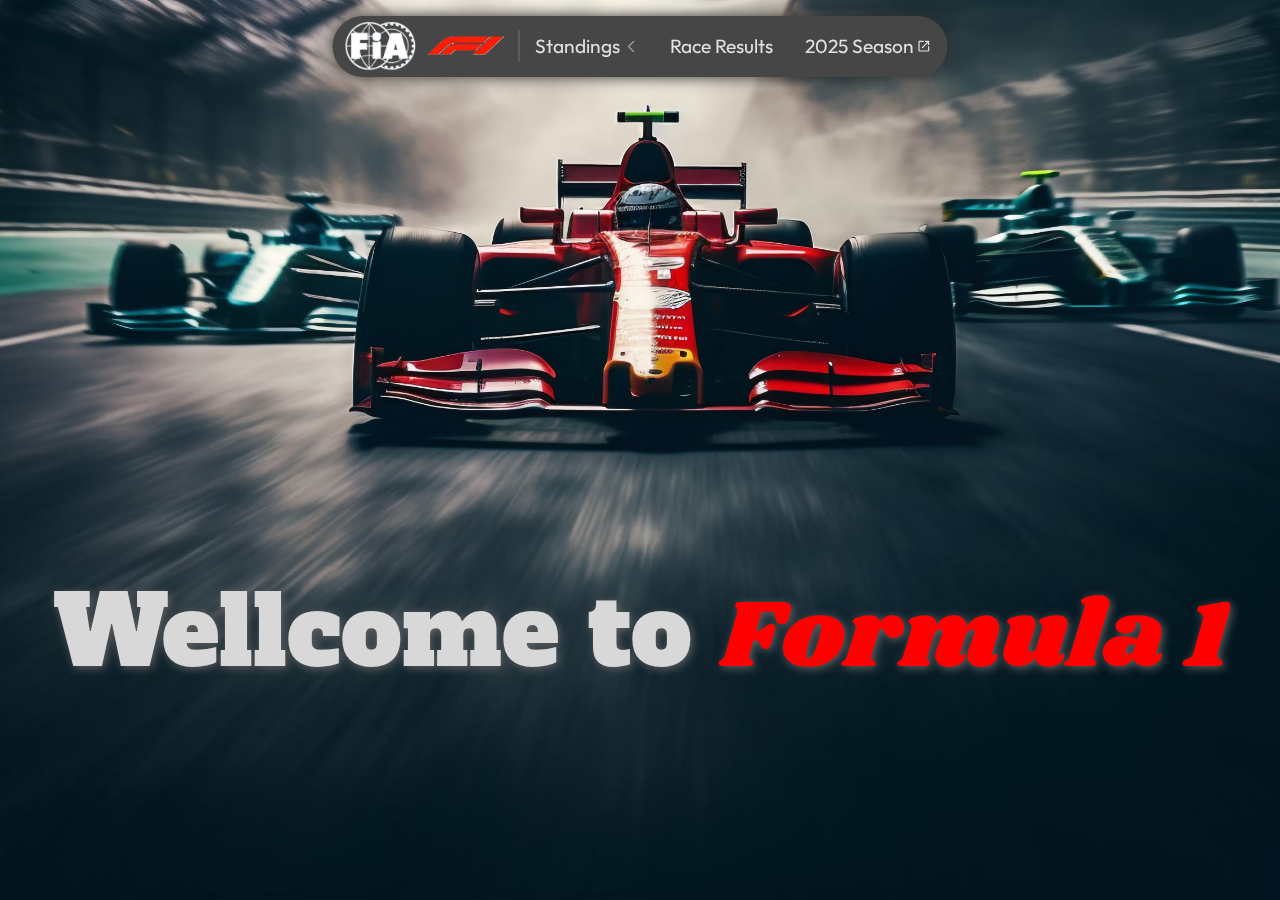
<file: index.html>
<!DOCTYPE html>
<html lang="en">

<head>
    <meta charset="UTF-8">
    <meta name="viewport" content="width=device-width, initial-scale=1.0">
    <link rel="icon" href="index/f1-logo.avif" sizes="32x32">
    <link rel="stylesheet" href="index.css">
    <link rel="preload" as="image" href="index/background.avif">
    <link rel="preload" as="image" href="index/fia logo.avif">
    <link rel="preload" as="image" href="index/fia logo.avif">
    <title>Formula 1</title>
</head>

<body>
    <header>
        <div class="logos">
            <img src="index/fia logo.avif" alt="fia">
            <a href="index.html"><img src="index/f1-logo.avif" alt="f1"></a>
            <div class="shine"></div>
        </div>
        <div class="menu">
            <div class="standings">
                <p>Standings</p>
                <img src="index/dropdown.png" alt="dropdown-img">
                <div class="standings-show">
                    <a href="#">Drivers Standings</a>
                    <a href="#">Teams Standings</a>
                </div>
            </div>
            <a href="#" class="race-results">Race Results</a>
            <a href="https://itsmjavad.github.io/formula1" class="season-2025" target="_blank">2025 Season <svg
                    class="new-tab" xmlns="http://www.w3.org/2000/svg" viewBox="0 0 24 24" width="24px" height="24px">
                    <path
                        d="M 5 3 C 3.9069372 3 3 3.9069372 3 5 L 3 19 C 3 20.093063 3.9069372 21 5 21 L 19 21 C 20.093063 21 21 20.093063 21 19 L 21 12 L 19 12 L 19 19 L 5 19 L 5 5 L 12 5 L 12 3 L 5 3 z M 14 3 L 14 5 L 17.585938 5 L 8.2929688 14.292969 L 9.7070312 15.707031 L 19 6.4140625 L 19 10 L 21 10 L 21 3 L 14 3 z" />
                </svg></a>
        </div>
    </header>
    <div class="text">
        <p class="par1">Wellcome to
        <p class="par2">Formula 1</p>
        </p>
    </div>
</body>

</html>
</file>
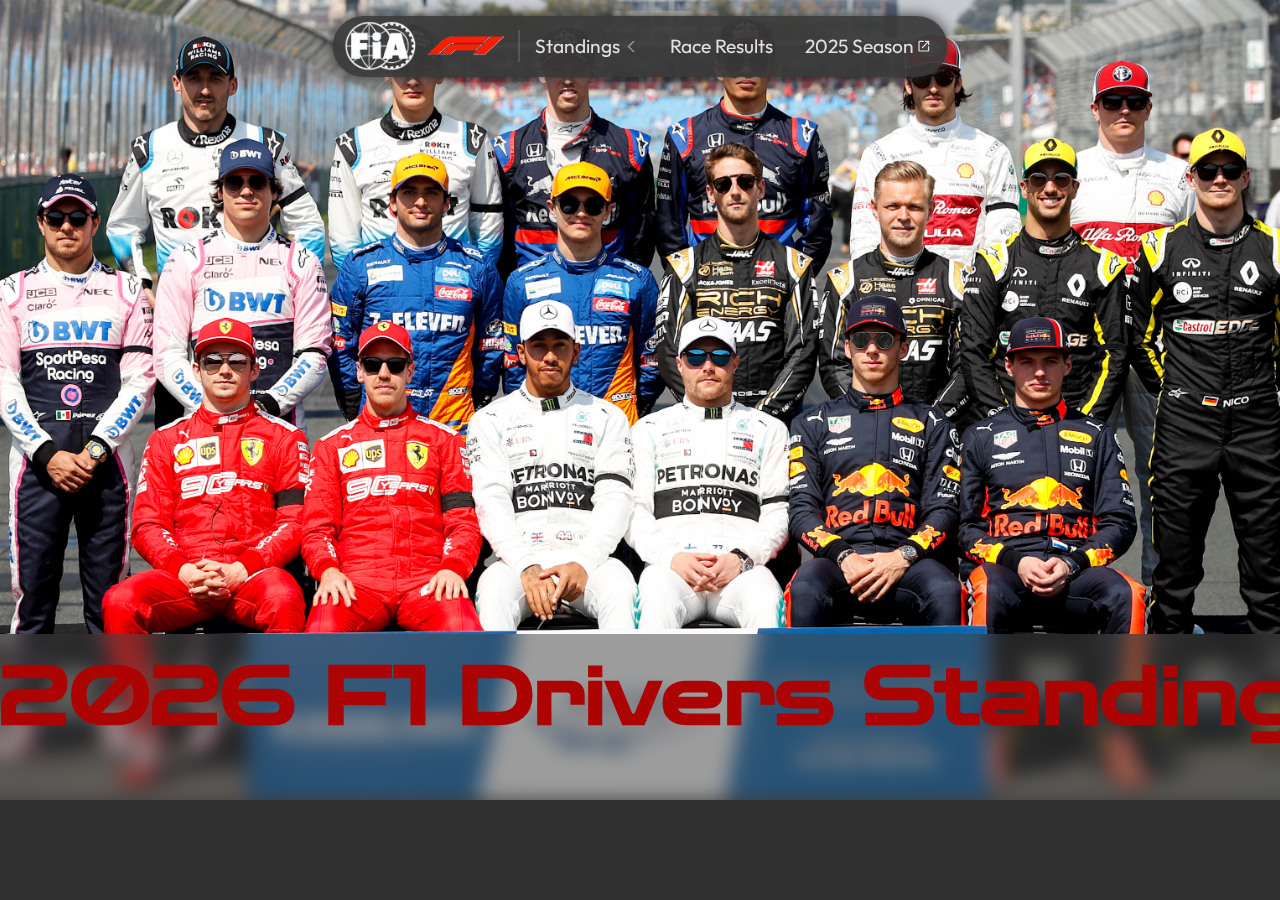
<file: drivers-standings.html>
<!DOCTYPE html>
<html lang="en">

<head>
    <meta charset="UTF-8">
    <meta name="viewport" content="width=device-width, initial-scale=1.0">
    <link rel="icon" href="drivers-standings/f1-logo.avif" sizes="32x32">
    <link rel="stylesheet" href="drivers-standings.css">
    <title>F1 Drivers Standings</title>
</head>

<body>
    <header>
        <div class="logos">
            <img src="drivers-standings/fia logo.avif" alt="fia">
            <a href="index.html"><img src="drivers-standings/f1-logo.avif" alt="f1"></a>
            <div class="shine"></div>
        </div>
        <div class="menu">
            <div class="standings">
                <p>Standings</p>
                <img src="index/dropdown.png" alt="dropdown-img">
                <div class="standings-show">
                    <a href="drivers-standings.html">Drivers Standings</a>
                    <a href="#">Teams Standings</a>
                </div>
            </div>
            <a href="#" class="race-results">Race Results</a>
            <a href="https://itsmjavad.github.io/formula1" class="season-2025" target="_blank">2025 Season <svg
                    class="new-tab" xmlns="http://www.w3.org/2000/svg" viewBox="0 0 24 24" width="24px" height="24px">
                    <path
                        d="M 5 3 C 3.9069372 3 3 3.9069372 3 5 L 3 19 C 3 20.093063 3.9069372 21 5 21 L 19 21 C 20.093063 21 21 20.093063 21 19 L 21 12 L 19 12 L 19 19 L 5 19 L 5 5 L 12 5 L 12 3 L 5 3 z M 14 3 L 14 5 L 17.585938 5 L 8.2929688 14.292969 L 9.7070312 15.707031 L 19 6.4140625 L 19 10 L 21 10 L 21 3 L 14 3 z" />
                </svg></a>
        </div>
    </header>
    <div class="grid-img">
        <img src="drivers-standings/f1-grid.avif" alt="f1-grid">
        <h1>2026 F1 Drivers Standings</h1>
    </div>
    <main></main>
</body>

</html>
</file>
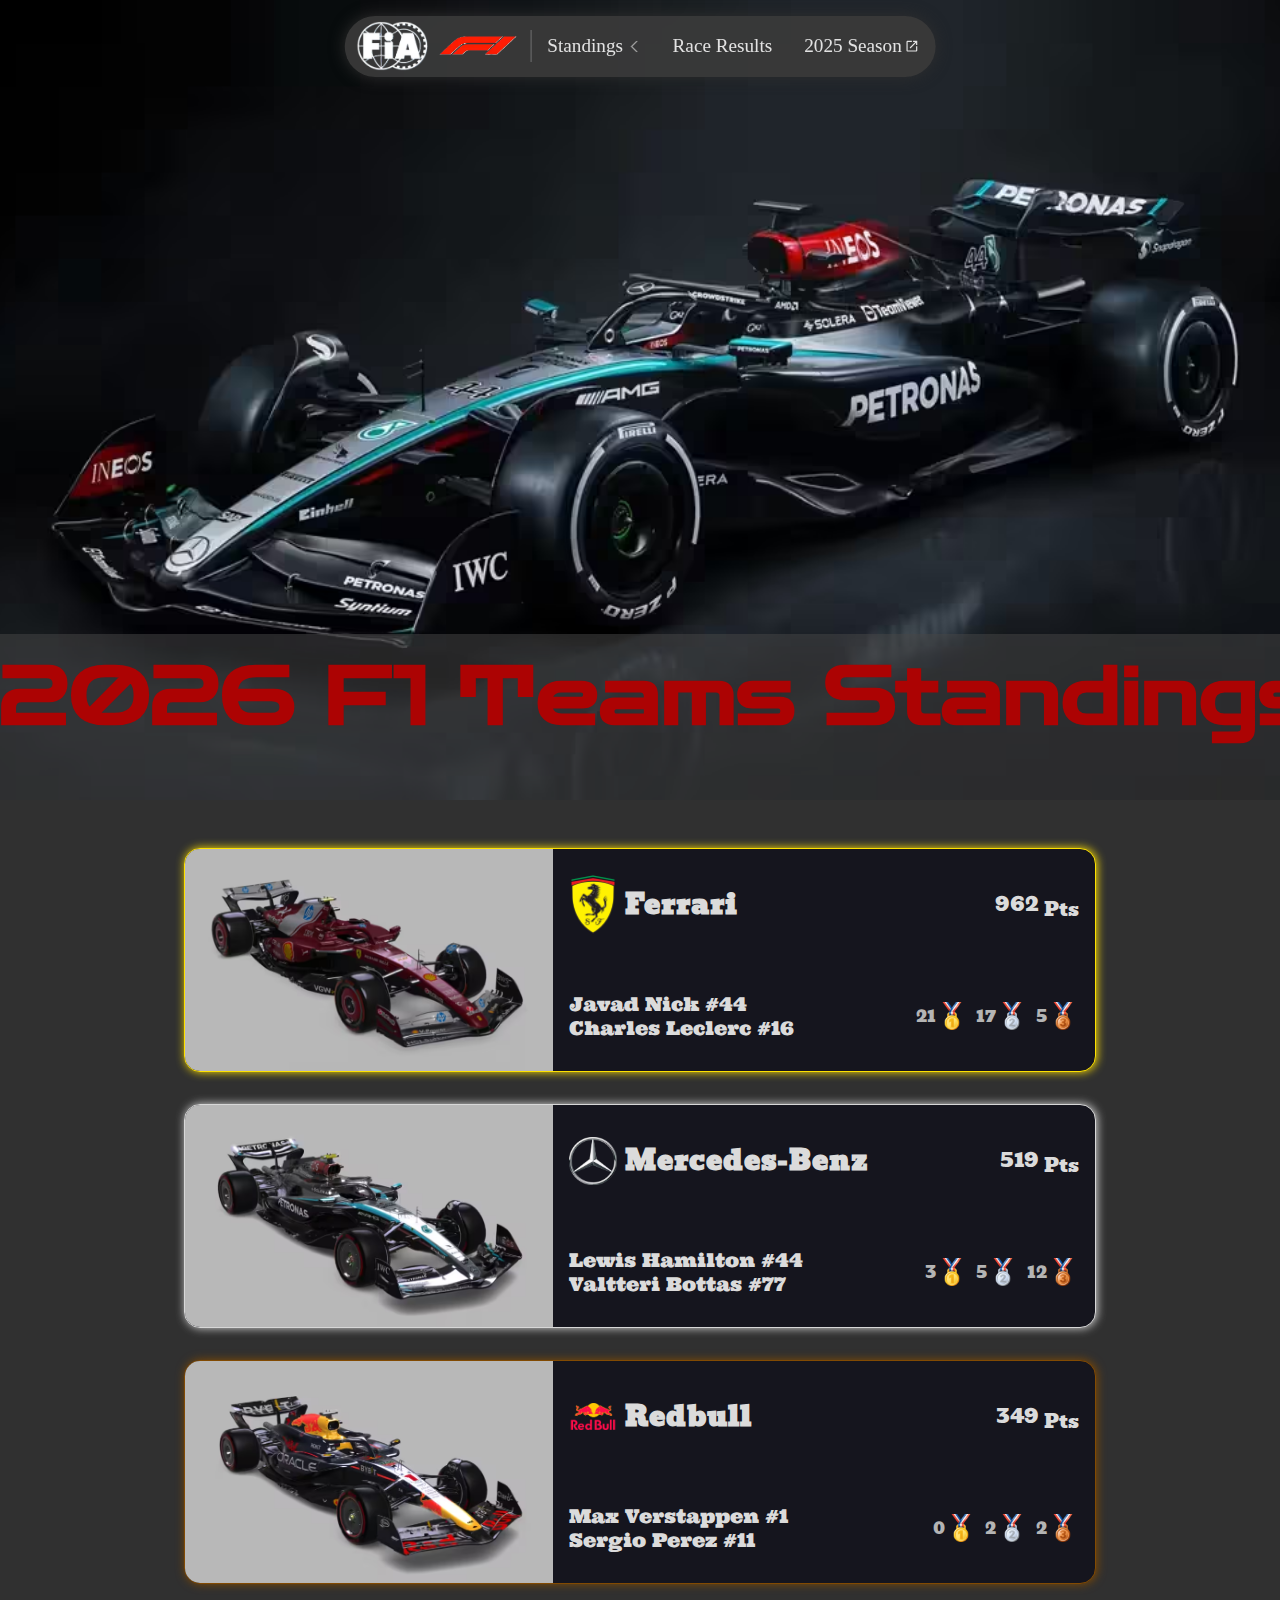
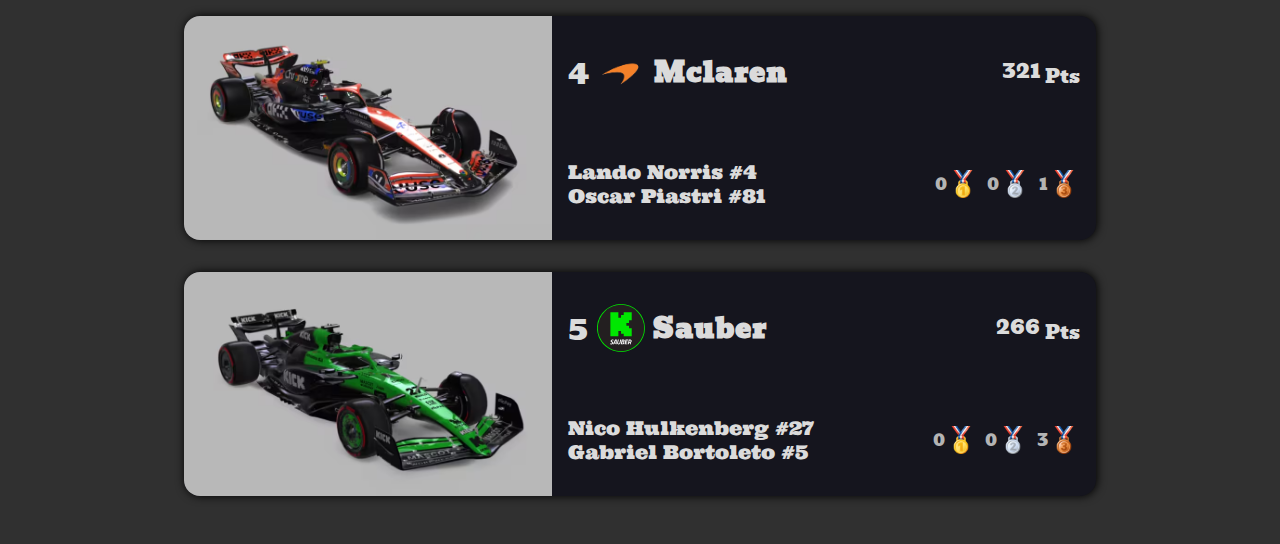
<file: teams-standings.html>
<!DOCTYPE html>
<html lang="en">

<head>
    <meta charset="UTF-8">
    <meta name="viewport" content="width=device-width, initial-scale=1.0">
    <link rel="stylesheet" href="teams-standings.css">
    <link rel="shortcut icon" href="drivers-standings/f1-logo.avif" type="image/x-icon">
    <title>F1 Team Standings</title>
</head>

<body>
    <header>
        <div class="logos">
            <img src="teams-standings/fia logo.avif" alt="fia">
            <a href="index.html"><img src="teams-standings/f1-logo.avif" alt="f1"></a>
            <div class="shine"></div>
        </div>
        <div class="menu">
            <div class="standings">
                <p>Standings</p>
                <img src="teams-standings/dropdown.png" alt="dropdown-img">
                <div class="standings-show">
                    <a href="drivers-standings.html">Drivers Standings</a>
                    <a href="teams-standings.html">Teams Standings</a>
                </div>
            </div>
            <a href="#" class="race-results">Race Results</a>
            <a href="https://itsmjavad.github.io/formula1" class="season-2025" target="_blank">2025 Season <svg
                    class="new-tab" xmlns="http://www.w3.org/2000/svg" viewBox="0 0 24 24" width="24px" height="24px">
                    <path
                        d="M 5 3 C 3.9069372 3 3 3.9069372 3 5 L 3 19 C 3 20.093063 3.9069372 21 5 21 L 19 21 C 20.093063 21 21 20.093063 21 19 L 21 12 L 19 12 L 19 19 L 5 19 L 5 5 L 12 5 L 12 3 L 5 3 z M 14 3 L 14 5 L 17.585938 5 L 8.2929688 14.292969 L 9.7070312 15.707031 L 19 6.4140625 L 19 10 L 21 10 L 21 3 L 14 3 z" />
                </svg></a>
        </div>
    </header>
    <div class="loader" id="loader">
        <div class="container">
            <div class="spinner"></div>
            <p>Loading...</p>
        </div>
    </div>
    <div class="photo-section">
        <img src="teams-standings/photo.avif" alt="photo">
        <h1>2026 F1 Teams Standings</h1>
    </div>
    <main>
        <div class="team-standings">
            <div class="team1">
                <img src="teams-standings/ferrari.avif" alt="ferrari" class="team-img">
                <div class="info-container">
                    <div class="team-name-points">
                        <div class="team-name">
                            <img src="teams-standings/ferrari-logo.avif" alt="ferrari">
                            <h2>Ferrari</h2>
                        </div>
                        <p class="points">962 <sub>Pts</sub></p>
                    </div>
                    <div class="team-drivers-results">
                        <p class="drivers">Javad Nick #44 <br> Charles Leclerc #16</p>
                        <div class="results">
                            <div class="p1">
                                <p>21</p>
                                <img src="teams-standings/1st-medal.png" alt="p1">
                            </div>
                            <div class="p2">
                                <p>17</p>
                                <img src="teams-standings/2nd-medal.png" alt="p2">
                            </div>
                            <div class="p3">
                                <p>5</p>
                                <img src="teams-standings/3rd-medal.png" alt="p3">
                            </div>
                        </div>
                    </div>
                </div>
            </div>
            <div class="team2">
                <img src="teams-standings/mercedes.avif" alt="mercedes" class="team-img">
                <div class="info-container">
                    <div class="team-name-points">
                        <div class="team-name">
                            <img src="teams-standings/mercedes-logo.avif" alt="mercedes">
                            <h2>Mercedes-Benz</h2>
                        </div>
                        <p class="points">519 <sub>Pts</sub></p>
                    </div>
                    <div class="team-drivers-results">
                        <p class="drivers">Lewis Hamilton #44 <br> Valtteri Bottas #77</p>
                        <div class="results">
                            <div class="p1">
                                <p>3</p>
                                <img src="teams-standings/1st-medal.png" alt="p1">
                            </div>
                            <div class="p2">
                                <p>5</p>
                                <img src="teams-standings/2nd-medal.png" alt="p2">
                            </div>
                            <div class="p3">
                                <p>12</p>
                                <img src="teams-standings/3rd-medal.png" alt="p3">
                            </div>
                        </div>
                    </div>
                </div>
            </div>
            <div class="team3">
                <img src="teams-standings/redbull.avif" alt="redbull" class="team-img">
                <div class="info-container">
                    <div class="team-name-points">
                        <div class="team-name">
                            <img src="teams-standings/redbull-logo.avif" alt="redbull">
                            <h2>Redbull</h2>
                        </div>
                        <p class="points">349 <sub>Pts</sub></p>
                    </div>
                    <div class="team-drivers-results">
                        <p class="drivers">Max Verstappen #1 <br> Sergio Perez #11</p>
                        <div class="results">
                            <div class="p1">
                                <p>0</p>
                                <img src="teams-standings/1st-medal.png" alt="p1">
                            </div>
                            <div class="p2">
                                <p>2</p>
                                <img src="teams-standings/2nd-medal.png" alt="p2">
                            </div>
                            <div class="p3">
                                <p>2</p>
                                <img src="teams-standings/3rd-medal.png" alt="p3">
                            </div>
                        </div>
                    </div>
                </div>
            </div>
            <div class="team4">
                <img src="teams-standings/mclaren.avif" alt="mclaren" class="team-img">
                <div class="info-container">
                    <div class="team-name-points">
                        <div class="team-name">
                            <p class="team-rank">4</p>
                            <img src="teams-standings/mclaren-logo.avif" alt="mclaren">
                            <h2>Mclaren</h2>
                        </div>
                        <p class="points">321 <sub>Pts</sub></p>
                    </div>
                    <div class="team-drivers-results">
                        <p class="drivers">Lando Norris #4 <br> Oscar Piastri #81</p>
                        <div class="results">
                            <div class="p1">
                                <p>0</p>
                                <img src="teams-standings/1st-medal.png" alt="p1">
                            </div>
                            <div class="p2">
                                <p>0</p>
                                <img src="teams-standings/2nd-medal.png" alt="p2">
                            </div>
                            <div class="p3">
                                <p>1</p>
                                <img src="teams-standings/3rd-medal.png" alt="p3">
                            </div>
                        </div>
                    </div>
                </div>
            </div>
            <div class="team5">
                <img src="teams-standings/sauber.avif" alt="sauber" class="team-img">
                <div class="info-container">
                    <div class="team-name-points">
                        <div class="team-name">
                            <p class="team-rank">5</p>
                            <img src="teams-standings/sauber.svg" alt="sauber">
                            <h2>Sauber</h2>
                        </div>
                        <p class="points">266 <sub>Pts</sub></p>
                    </div>
                    <div class="team-drivers-results">
                        <p class="drivers">Nico Hulkenberg #27 <br> Gabriel Bortoleto #5</p>
                        <div class="results">
                            <div class="p1">
                                <p>0</p>
                                <img src="teams-standings/1st-medal.png" alt="p1">
                            </div>
                            <div class="p2">
                                <p>0</p>
                                <img src="teams-standings/2nd-medal.png" alt="p2">
                            </div>
                            <div class="p3">
                                <p>3</p>
                                <img src="teams-standings/3rd-medal.png" alt="p3">
                            </div>
                        </div>
                    </div>
                </div>
            </div>
        </div>
    </main>
    <script src="teams-standings.js"></script>
</body>

</html>
</file>
<file: index.css>
@font-face {
    font-family: 'Alfa_Slab_One';
    src: url(index/Alfa_Slab_One/AlfaSlabOne-Regular.ttf);
}

@font-face {
    font-family: 'Shrikhand';
    src: url(index/Shrikhand/Shrikhand-Regular.ttf);
}

@font-face {
    font-family: 'Outfit';
    src: url(index/Outfit/Outfit-VariableFont_wght.ttf);
}

body {
    margin: 0;
    padding: 0;
    width: 100vw;
    height: 100vh;
    position: relative;
    background: url(index/background.avif);
    background-attachment: fixed;
    background-repeat: no-repeat;
    background-position: top;
    background-size: cover;
}

header {
    width: max-content;
    height: 3.8rem;
    position: fixed;
    left: 50%;
    top: 1rem;
    transform: translate(-50%);
    background-color: #464646;
    border-radius: 2rem;
    display: flex;
    flex-direction: row;
    flex-wrap: nowrap;
    align-items: center;
    box-shadow: 0 0 15px rgb(46, 46, 46);
}

.logos {
    height: 100%;
    padding: 0 0 0 0.5rem;
    position: relative;
    width: fit-content;
    display: flex;
    flex-direction: row;
    flex-wrap: nowrap;
    align-items: center;
    gap: 0.3rem;
    overflow: hidden;
}

.logos img {
    width: 5rem;
    height: auto;
    object-fit: cover;
    user-select: none;
    -webkit-user-drag: none;
    -webkit-tap-highlight-color: transparent;
}

.logos:first-child {
    border-radius: 2rem 0 0 2rem;
}

.logos::after {
    content: "";
    margin: 0 0 0 0.5rem;
    width: 1px;
    height: 2rem;
    background-color: gray;
}

.logos:hover .shine {
    display: initial;
}

.shine {
    display: none;
    position: absolute;
    top: 0;
    left: -75%;
    /* start off-screen */
    width: 50%;
    height: 100%;
    background: linear-gradient(120deg,
            rgba(255, 255, 255, 0) 0%,
            rgba(255, 255, 255, 0.6) 50%,
            rgba(255, 255, 255, 0) 100%);
    transform: skewX(-20deg);
    animation: shineMove 1.2s ease;
    cursor: pointer;
    pointer-events: none;
}

@keyframes shineMove {
    0% {
        left: -75%;
    }

    100% {
        left: 125%;
    }
}

.menu {
    height: 100%;
    display: flex;
    flex-direction: row;
    align-items: center;
}

.standings {
    height: 100%;
    position: relative;
    padding: 0 1rem;
    display: flex;
    align-items: center;
    gap: 0.3rem;
    font-family: 'Outfit';
    font-size: 1.2rem;
    color: #e2e2e2;
    cursor: default;
    transition: all 0.3s ease;
}

.standings p {
    margin: 0;
    pointer-events: none;
    user-select: none;
    -webkit-user-drag: none;
    -webkit-tap-highlight-color: transparent;
}

.standings img {
    width: 0.8rem;
    pointer-events: none;
    user-select: none;
    -webkit-user-drag: none;
    -webkit-tap-highlight-color: transparent;
}

.standings:hover {
    background-color: rgba(255, 255, 255, 0.1);
}

.standings:hover img {
    animation: dropdown 0.3s ease forwards;
}

@keyframes dropdown {
    from {
        transform: rotate(0deg)
    }

    to {
        transform: rotate(-90deg);
    }
}

.standings:hover .standings-show a {
    display: initial;
}

.standings:hover .standings-show {
    animation: standings-show 0.3s ease forwards;
}

@keyframes standings-show {
    from {
        height: 0;
    }

    to {
        height: 6.1rem;
    }
}


.standings .standings-show {
    height: 0;
    display: flex;
    position: absolute;
    top: 3.8rem;
    left: 0;
    background-color: #464646;
    flex-direction: column;
    align-items: stretch;
    gap: 1px;
    border-radius: 0 0 0.5rem 0.5rem;
    border-top: 1px solid gray;
    overflow: hidden;
}

.standings-show a {
    padding: 0.5rem 0.7rem;
    display: none;
    white-space: nowrap;
    text-decoration: none;
    color: #e2e2e2;
    line-height: 2rem;
}

.standings-show a:hover {
    background-color: rgba(255, 255, 255, 0.1);
}

.race-results {
    height: 100%;
    padding: 0 1rem;
    display: flex;
    align-items: center;
    font-family: 'Outfit';
    font-size: 1.2rem;
    color: #e2e2e2;
    cursor: pointer;
    transition: all 0.3s ease;
    text-decoration: none;
    user-select: none;
    -webkit-user-drag: none;
    -webkit-tap-highlight-color: transparent;
}

.race-results:hover {
    background-color: rgba(255, 255, 255, 0.1);
}

.season-2025 {
    height: 100%;
    padding: 0 1rem;
    display: flex;
    align-items: center;
    gap: 0.2rem;
    font-family: 'Outfit';
    font-size: 1.2rem;
    color: #e2e2e2;
    cursor: pointer;
    transition: all 0.3s ease;
    text-decoration: none;
    border-radius: 0 2rem 2rem 0;
    user-select: none;
    -webkit-user-drag: none;
    -webkit-tap-highlight-color: transparent;
}

.new-tab {
    width: 0.9rem;
    height: 0.9rem;
    fill: currentColor;
    vertical-align: middle;
    user-select: none;
    -webkit-user-drag: none;
    -webkit-tap-highlight-color: transparent;
}

.season-2025:hover {
    background-color: rgba(255, 255, 255, 0.1);
}

.text {
    width: fit-content;
    height: 5rem;
    position: absolute;
    top: 63%;
    left: 50%;
    transform: translate(-50%);
    font-size: 6rem;
    white-space: nowrap;
    text-shadow: 2px 2px 10px #616161;
}

.par1 {
    color: rgb(216, 216, 216);
    display: inline;
    font-family: 'Alfa_Slab_One';
}

.par2 {
    color: red;
    display: inline;
    font-family: 'Shrikhand';
}

@media (max-width:650px) {
    .logos img[alt="fia"] {
        display: none;
    }

    .text {
        top: 20rem;
    }

    .text .par1 {
        font-size: 2.5rem;
        margin: 0;
    }

    .text .par2 {
        font-size: 2.5rem;
        white-space: nowrap;
        margin: 0;
    }
}

@media (max-width:415px) {
    .logos img {
        width: 3rem;
    }

    .logos::after {
        margin: 0 0 0 0.1rem;
    }

    .standings {
        font-size: 0.9rem;
        padding: 0 0.5rem;
    }

    .standings img {
        width: 0.7rem;
    }

    .race-results {
        font-size: 0.9rem;
        padding: 0 0.5rem;
    }

    .season-2025 {
        font-size: 0.9rem;
        padding: 0 0.5rem;
    }

    .text {
        top: 17rem;
    }

    .text .par1 {
        font-size: 1.9rem;
    }

    .text .par2 {
        font-size: 1.9rem;
    }
}
</file>
<file: drivers-standings.css>
@font-face {
    font-family: 'Zen Dots';
    src: url(drivers-standings/Zen_Dots/ZenDots-Regular.ttf);
}

@font-face {
    font-family: 'DM_Serif_Text';
    src: url(drivers-standings/DM_Serif_Text/DMSerifText-Regular.ttf);
}

@font-face {
    font-family: 'Sansation';
    src: url(drivers-standings/Sansation/Sansation-Bold.ttf);
}

@font-face {
    font-family: 'Outfit';
    src: url(drivers-standings/Outfit/Outfit-VariableFont_wght.ttf);
}

@font-face {
    font-family: 'Alfa_Slab_One';
    src: url(drivers-standings/Alfa_Slab_One/AlfaSlabOne-Regular.ttf);
}

body {
    margin: 0;
    padding: 0;
    width: 100%;
    height: 100vh;
    background-color: #303030;
}

header {
    width: max-content;
    height: 3.8rem;
    position: fixed;
    left: 50%;
    top: 1rem;
    transform: translate(-50%);
    background-color: #3a3a3aef;
    border-radius: 2rem;
    display: flex;
    flex-direction: row;
    flex-wrap: nowrap;
    align-items: center;
    box-shadow: 0 0 15px rgb(46, 46, 46);
    z-index: 2000;
}

.logos {
    height: 100%;
    padding: 0 0 0 0.5rem;
    position: relative;
    width: fit-content;
    display: flex;
    flex-direction: row;
    flex-wrap: nowrap;
    align-items: center;
    gap: 0.3rem;
    overflow: hidden;
}

.logos img {
    width: 5rem;
    height: auto;
    object-fit: cover;
    user-select: none;
    -webkit-user-drag: none;
    -webkit-tap-highlight-color: transparent;
}

.logos:first-child {
    border-radius: 2rem 0 0 2rem;
}

.logos::after {
    content: "";
    margin: 0 0 0 0.5rem;
    width: 1px;
    height: 2rem;
    background-color: gray;
}

.logos:hover .shine {
    display: initial;
}

.shine {
    display: none;
    position: absolute;
    top: 0;
    left: -75%;
    /* start off-screen */
    width: 50%;
    height: 100%;
    background: linear-gradient(120deg,
            rgba(255, 255, 255, 0) 0%,
            rgba(255, 255, 255, 0.6) 50%,
            rgba(255, 255, 255, 0) 100%);
    transform: skewX(-20deg);
    animation: shineMove 1.2s ease;
    pointer-events: none;
}

@keyframes shineMove {
    0% {
        left: -75%;
    }

    100% {
        left: 125%;
    }
}

.menu {
    height: 100%;
    display: flex;
    flex-direction: row;
    align-items: center;
}

.standings {
    height: 100%;
    position: relative;
    padding: 0 1rem;
    display: flex;
    align-items: center;
    gap: 0.3rem;
    font-family: 'Outfit';
    font-size: 1.2rem;
    color: #e2e2e2;
    cursor: default;
    transition: all 0.3s ease;
}

.standings p {
    margin: 0;
    pointer-events: none;
    user-select: none;
    -webkit-user-drag: none;
    -webkit-tap-highlight-color: transparent;
}

.standings img {
    width: 0.8rem;
    pointer-events: none;
    user-select: none;
    -webkit-user-drag: none;
    -webkit-tap-highlight-color: transparent;
}

.standings:hover {
    background-color: rgba(255, 255, 255, 0.1);
}

.standings:hover img {
    animation: dropdown 0.3s ease forwards;
}

@keyframes dropdown {
    from {
        transform: rotate(0deg)
    }

    to {
        transform: rotate(-90deg);
    }
}

.standings:hover .standings-show a {
    display: initial;
}

.standings:hover .standings-show {
    animation: standings-show 0.3s ease forwards;
}

@keyframes standings-show {
    from {
        height: 0;
    }

    to {
        height: 6.1rem;
    }
}


.standings .standings-show {
    height: 0;
    display: flex;
    position: absolute;
    top: 3.8rem;
    left: 0;
    background-color: #3a3a3aef;
    flex-direction: column;
    align-items: stretch;
    gap: 2px;
    border-radius: 0 0 0.5rem 0.5rem;
    border-top: 1px solid gray;
    overflow: hidden;
}

.standings-show a {
    padding: 0.5rem 0.7rem;
    display: none;
    white-space: nowrap;
    text-decoration: none;
    color: #e2e2e2;
    line-height: 2rem;
}

.standings-show a:hover {
    background-color: rgba(255, 255, 255, 0.1);
}

.race-results {
    height: 100%;
    padding: 0 1rem;
    display: flex;
    align-items: center;
    font-family: 'Outfit';
    font-size: 1.2rem;
    color: #e2e2e2;
    cursor: pointer;
    transition: all 0.3s ease;
    text-decoration: none;
    user-select: none;
    -webkit-user-drag: none;
    -webkit-tap-highlight-color: transparent;
}

.race-results:hover {
    background-color: rgba(255, 255, 255, 0.1);
}

.season-2025 {
    height: 100%;
    padding: 0 1rem;
    display: flex;
    align-items: center;
    gap: 0.2rem;
    font-family: 'Outfit';
    font-size: 1.2rem;
    color: #e2e2e2;
    cursor: pointer;
    transition: all 0.3s ease;
    text-decoration: none;
    border-radius: 0 2rem 2rem 0;
    user-select: none;
    -webkit-user-drag: none;
    -webkit-tap-highlight-color: transparent;
}

.new-tab {
    width: 0.9rem;
    height: 0.9rem;
    fill: currentColor;
    vertical-align: middle;
}

.season-2025:hover {
    background-color: rgba(255, 255, 255, 0.1);
}

.loader {
    position: fixed;
    top: 0;
    left: 0;
    width: 100%;
    height: 100%;
    backdrop-filter: blur(10px);
    display: flex;
    align-items: center;
    justify-content: center;
    z-index: 9999;
}

.loader .container {
    width: 12rem;
    height: 12rem;
    margin: auto;
    background-color: white;
    border-radius: 1rem;
    font-family: sans-serif;
    font-size: 1.1rem;
    display: flex;
    flex-direction: column;
    align-items: center;
    justify-content: center;
    vertical-align: middle;
}

.loader .spinner {
    width: 3rem;
    height: 3rem;
    border: 5px solid #ddd;
    border-top: 5px solid #3498db;
    border-radius: 50%;
    animation: spin 1s linear infinite;
}

@keyframes spin {
    to {
        transform: rotate(360deg);
    }
}

.grid-img {
    position: relative;
    width: 100%;
    height: fit-content;
    overflow: hidden;
}

.grid-img img {
    width: 100%;
    height: 50rem;
    image-rendering: optimizeSpeed;
    object-fit: cover;
    display: block;
    pointer-events: none;
    user-select: none;
    -webkit-user-drag: none;
    -webkit-tap-highlight-color: transparent;
}

.grid-img h1 {
    width: 100%;
    height: 10rem;
    text-align: center;
    background-color: #46464686;
    backdrop-filter: blur(10px);
    position: absolute;
    bottom: -4rem;
    left: 50%;
    transform: translate(-50%);
    color: #ac0303;
    font-size: 5rem;
    font-weight: 600;
    font-family: 'Zen Dots';
    white-space: nowrap;
    padding-top: 1rem;
    z-index: 1000;
    cursor: default;
}

main {
    width: 95%;
    margin: auto;
    display: flex;
    flex-direction: column;
    align-items: center;
    justify-content: center;
    padding: 3rem 0;
}

.podiums {
    width: 100%;
    display: flex;
    flex-direction: column;
    align-items: center;
    justify-content: center;
    gap: 1.7rem;
    margin: 0;
    padding: 1rem 0;
}

.first,
.second,
.third {
    width: 100%;
    max-width: 70rem;
    display: flex;
    flex-direction: column;
    font-family: 'Sansation';
    color: #d3d3d3;
}

.first .div1 {
    border: 3px solid #FEE101;
    box-shadow: 0 0 10px #FEE101;
}

.second .div1 {
    border: 3px solid #D7D7D7;
    box-shadow: 0 0 10px #D7D7D7;
}

.third .div1 {
    border: 3px solid #CD7F32;
    box-shadow: 0 0 10px #CD7F32;
}

.div1 {
    width: 100%;
    box-sizing: border-box;
    background-color: #464646;
    display: flex;
    flex-direction: row;
    flex-wrap: nowrap;
    align-items: center;
    padding: 1rem;
    border-radius: 3rem;
    overflow: hidden;
}

.div1.active {
    animation: div1 0.1s ease forwards;
}

.div1.close {
    animation: div1-close 0.5s ease-out forwards;
}

@keyframes div1 {
    from {
        border-radius: 3rem;
    }

    to {
        border-radius: 3rem 3rem 0 0;
    }
}

@keyframes div1-close {
    from {
        border-radius: 3rem 3rem 0 0;
    }

    to {
        border-radius: 3rem;
    }
}

.div1 .driver-pic {
    padding: 0.3rem 0.3rem 0 0;
    background-color: #a31515;
    width: 5rem;
    height: 5rem;
    object-fit: cover;
    object-position: top;
    border-radius: 50%;
    display: block;
}

#javad-driver-pic {
    background-color: #ed1131;
    pointer-events: none;
    user-select: none;
    -webkit-user-drag: none;
    -webkit-tap-highlight-color: transparent;
}

#leclerc-driver-pic {
    background-color: #ed1131;
    pointer-events: none;
    user-select: none;
    -webkit-user-drag: none;
    -webkit-tap-highlight-color: transparent;
}

#hamilton-driver-pic {
    background-color: #00d6b5;
    pointer-events: none;
    user-select: none;
    -webkit-user-drag: none;
    -webkit-tap-highlight-color: transparent;
    padding: 0.3rem 0 0 0;
    width: 5.3rem;
}

.div1 .driver-name-nation {
    flex: 1;
    display: flex;
    flex-direction: row;
    align-items: center;
    gap: 0.4rem;
    font-family: 'DM_Serif_Text';
    font-size: 1.8rem;
    white-space: nowrap;
    text-shadow: 2px 2px 2px #303030;
    padding: 0 0.7rem;
}

.div1 .driver-name-nation img {
    width: 2rem;
    display: block;
}

.div1 .team {
    flex: 1;
    width: max-content;
    display: flex;
    flex-direction: row;
    align-items: center;
    gap: 0.3rem;
    font-size: 1.4rem;
    white-space: nowrap;
    padding: 0 0.7rem;
}

.div1 .team img {
    width: 2rem;
    display: block;
}

.div1 .points {
    width: max-content;
    font-size: 1.5rem;
    padding: 0 0.7rem;
    white-space: nowrap;
}

.div1 .dropdown {
    padding: 0.5rem;
    width: 1.3rem;
    display: block;
    transform: rotate(-90deg);
    border-radius: 50%;
    cursor: pointer;
    user-select: none;
    -webkit-user-drag: none;
    -webkit-tap-highlight-color: transparent;
}

.div1 .dropdown:hover {
    background-color: #30303096;
}

.div1 .dropdown.active {
    background-color: #30303096;
    animation: podium-dropdown 0.3s ease forwards;
}

.div1 .dropdown.close {
    background-color: initial;
    animation: podium-dropdown-close 0.3s ease forwards;
}

.div1 .dropdown.close:hover {
    background-color: #30303096;
}

@keyframes podium-dropdown {
    from {
        transform: rotate(-90deg);
    }

    to {
        transform: rotate(90deg);
    }
}

@keyframes podium-dropdown-close {
    from {
        transform: rotate(90deg);
    }

    to {
        transform: rotate(-90deg);
    }
}

.div2 {
    width: 100%;
    height: 0;
    box-sizing: border-box;
    background-color: #616161;
    display: flex;
    flex-direction: column;
    align-items: center;
    justify-content: center;
    gap: 1.5rem;
    font-size: 1.2rem;
    border-radius: 0 0 3rem 3rem;
    overflow: hidden;
}

.div2.active {
    animation: div2 0.3s ease forwards;
}

.div2.close {
    animation: div2-close 0.3s ease-out forwards;
}

@keyframes div2 {
    from {
        height: 0;
        padding: 0;
    }

    to {
        height: 13rem;
        padding: 1rem 0;
    }
}

@keyframes div2-close {
    from {
        height: 13rem;
        padding: 1rem 0;
        opacity: 1;
    }

    to {
        height: 0;
        padding: 0;
        opacity: 0;
    }
}

.div2 p {
    margin: 0;
}

.div2 .stats-header {
    width: 100%;
    text-align: center;
    font-size: 1.5rem;
}

.div2 .row1,
.div2 .row2,
.div2 .row3 {
    width: 75%;
    display: flex;
    flex-direction: row;
    align-items: center;
    flex-wrap: nowrap;
    justify-content: space-between;

}

.non-podiums {
    width: 100%;
    padding: 1rem 0;
    margin: 0;
    border-top: 2px solid gray;
}

.non-podiums table {
    width: 100%;
    max-width: 70rem;
    margin: auto;
    border-radius: 0.7rem;
    background-color: #141414c5;
    border-collapse: collapse;
    overflow: scroll;
}

.non-podiums table tr {
    width: 100%;
    display: flex;
    flex-direction: row;
    align-items: center;
    color: #e2e2e2;
    font-family: 'Alfa_Slab_One';
    border-bottom: 1px solid gray;
}

.non-podiums table tr:last-child {
    border-bottom: unset;
}

.non-podiums table td {
    font-size: 1rem;
    letter-spacing: 1px;
    padding: 0.7rem 2rem;
    white-space: nowrap;
}

.non-podiums p {
    margin: 0;
}

.non-podiums .position {
    width: 1rem;
    font-size: 1.1rem;
}

.non-podiums .driver-name-nation {
    flex: 1;
    display: flex;
    flex-direction: row;
    align-items: center;
    gap: 0.3rem;
}

.non-podiums .driver-name-nation img {
    width: 1.7rem;
}

.non-podiums .team {
    flex: 1;
    display: flex;
    flex-direction: row;
    align-items: center;
    gap: 0.3rem;
}

.non-podiums .team img {
    width: 2rem;
}

.non-podiums .points {
    width: 4rem;
    font-size: 1.1rem;
    text-align: center;
}

@media (max-width:768px) {
    .grid-img h1 {
        font-size: 2.3rem;
        height: 6rem;
    }

    .div1 .driver-pic {
        display: none;
    }

    .div1 .driver-name-nation {
        font-size: 1.5rem;
    }

    .div1 .driver-name-nation img {
        width: 1.7rem;
    }

    .div1 .team {
        font-size: 1.3rem;
    }

    .div1 .team img {
        width: 1.7rem;
    }

    .non-podiums table td {
        font-size: 0.9rem;
    }

    .non-podiums .position {
        font-size: 1rem;
    }

    .non-podiums .points {
        width: unset;
        font-size: 1rem;
    }
}

@media (max-width:650px) {
    .logos img[alt="fia"] {
        display: none;
    }

    .grid-img h1 {
        font-size: 1.9rem;
    }

    .div1 .driver-name-nation {
        font-size: 1.3rem;
    }

    .div1 .points {
        font-size: 1.3rem;
    }

    .div1 .team {
        font-size: 1rem;
    }

    .div1 .team img {
        width: 1.5rem;
    }

    .div2 .row1,
    .div2 .row2,
    .div2 .row3 {
        width: 85%;
    }

    .non-podiums table td {
        font-size: 0.8rem;
        padding: 0.7rem 1rem;
    }

    .non-podiums .position {
        font-size: 0.9rem;
    }

    .non-podiums .driver-name-nation img {
        width: 1.3rem;
    }

    .non-podiums .team img {
        display: none;
    }

    .non-podiums .points {
        font-size: 0.9rem;
    }
}

@media (max-width:415px) {
    .logos img {
        width: 3rem;
    }

    .logos::after {
        margin: 0 0 0 0.1rem;
    }

    .standings {
        font-size: 0.9rem;
        padding: 0 0.5rem;
    }

    .standings img {
        width: 0.7rem;
    }

    .race-results {
        font-size: 0.9rem;
        padding: 0 0.5rem;
    }

    .season-2025 {
        font-size: 0.9rem;
        padding: 0 0.5rem;
    }

    .grid-img img {
        height: 30rem;
    }

    .grid-img h1 {
        font-size: 1.4rem;
    }

    .div1 .driver-name-nation {
        font-size: 1.1rem;
    }

    .div1 .team {
        display: none;
    }

    .div1 .points {
        font-size: 1.1rem;
    }

    .non-podiums .team {
        display: none;
    }
}
</file>
<file: teams-standings.css>
@font-face {
    font-family: Bevan;
    src: url(teams-standings/Bevan/Bevan-Regular.ttf);
}

@font-face {
    font-family: Ultra;
    src: url(teams-standings/Ultra/Ultra-Regular.ttf);
}

@font-face {
    font-family: Zen-Dots;
    src: url(teams-standings/Zen_Dots/ZenDots-Regular.ttf);
}

body {
    margin: 0;
    padding: 0;
    width: 100%;
    height: 100vh;
    background-color: #303030;
}

header {
    width: max-content;
    height: 3.8rem;
    position: fixed;
    left: 50%;
    top: 1rem;
    transform: translate(-50%);
    background-color: #3a3a3aef;
    border-radius: 2rem;
    display: flex;
    flex-direction: row;
    flex-wrap: nowrap;
    align-items: center;
    box-shadow: 0 0 15px rgb(46, 46, 46);
    z-index: 2000;
}

.logos {
    height: 100%;
    padding: 0 0 0 0.5rem;
    position: relative;
    width: fit-content;
    display: flex;
    flex-direction: row;
    flex-wrap: nowrap;
    align-items: center;
    gap: 0.3rem;
    overflow: hidden;
}

.logos img {
    width: 5rem;
    height: auto;
    object-fit: cover;
    user-select: none;
    -webkit-user-drag: none;
    -webkit-tap-highlight-color: transparent;
}

.logos:first-child {
    border-radius: 2rem 0 0 2rem;
}

.logos::after {
    content: "";
    margin: 0 0 0 0.5rem;
    width: 1px;
    height: 2rem;
    background-color: gray;
}

.logos:hover .shine {
    display: initial;
}

.shine {
    display: none;
    position: absolute;
    top: 0;
    left: -75%;
    /* start off-screen */
    width: 50%;
    height: 100%;
    background: linear-gradient(120deg,
            rgba(255, 255, 255, 0) 0%,
            rgba(255, 255, 255, 0.6) 50%,
            rgba(255, 255, 255, 0) 100%);
    transform: skewX(-20deg);
    animation: shineMove 1.2s ease;
    pointer-events: none;
}

@keyframes shineMove {
    0% {
        left: -75%;
    }

    100% {
        left: 125%;
    }
}

.menu {
    height: 100%;
    display: flex;
    flex-direction: row;
    align-items: center;
}

.standings {
    height: 100%;
    position: relative;
    padding: 0 1rem;
    display: flex;
    align-items: center;
    gap: 0.3rem;
    font-family: 'Outfit';
    font-size: 1.2rem;
    color: #e2e2e2;
    cursor: default;
    transition: all 0.3s ease;
}

.standings p {
    margin: 0;
    pointer-events: none;
    user-select: none;
    -webkit-user-drag: none;
    -webkit-tap-highlight-color: transparent;
}

.standings img {
    width: 0.8rem;
    pointer-events: none;
    user-select: none;
    -webkit-user-drag: none;
    -webkit-tap-highlight-color: transparent;
}

.standings:hover {
    background-color: rgba(255, 255, 255, 0.1);
}

.standings:hover img {
    animation: dropdown 0.3s ease forwards;
}

@keyframes dropdown {
    from {
        transform: rotate(0deg)
    }

    to {
        transform: rotate(-90deg);
    }
}

.standings:hover .standings-show a {
    display: initial;
}

.standings:hover .standings-show {
    animation: standings-show 0.3s ease forwards;
}

@keyframes standings-show {
    from {
        height: 0;
    }

    to {
        height: 6.1rem;
    }
}


.standings .standings-show {
    height: 0;
    display: flex;
    position: absolute;
    top: 3.8rem;
    left: 0;
    background-color: #3a3a3aef;
    flex-direction: column;
    align-items: stretch;
    gap: 2px;
    border-radius: 0 0 0.5rem 0.5rem;
    border-top: 1px solid gray;
    overflow: hidden;
}

.standings-show a {
    padding: 0.5rem 0.7rem;
    display: none;
    white-space: nowrap;
    text-decoration: none;
    color: #e2e2e2;
    line-height: 2rem;
}

.standings-show a:hover {
    background-color: rgba(255, 255, 255, 0.1);
}

.race-results {
    height: 100%;
    padding: 0 1rem;
    display: flex;
    align-items: center;
    font-family: 'Outfit';
    font-size: 1.2rem;
    color: #e2e2e2;
    cursor: pointer;
    transition: all 0.3s ease;
    text-decoration: none;
    user-select: none;
    -webkit-user-drag: none;
    -webkit-tap-highlight-color: transparent;
}

.race-results:hover {
    background-color: rgba(255, 255, 255, 0.1);
}

.season-2025 {
    height: 100%;
    padding: 0 1rem;
    display: flex;
    align-items: center;
    gap: 0.2rem;
    font-family: 'Outfit';
    font-size: 1.2rem;
    color: #e2e2e2;
    cursor: pointer;
    transition: all 0.3s ease;
    text-decoration: none;
    border-radius: 0 2rem 2rem 0;
    user-select: none;
    -webkit-user-drag: none;
    -webkit-tap-highlight-color: transparent;
}

.new-tab {
    width: 0.9rem;
    height: 0.9rem;
    fill: currentColor;
    vertical-align: middle;
}

.season-2025:hover {
    background-color: rgba(255, 255, 255, 0.1);
}

.loader {
    position: fixed;
    top: 0;
    left: 0;
    width: 100%;
    height: 100%;
    backdrop-filter: blur(10px);
    display: flex;
    align-items: center;
    justify-content: center;
    z-index: 9999;
}

.loader .container {
    width: 12rem;
    height: 12rem;
    margin: auto;
    background-color: white;
    border-radius: 1rem;
    font-family: sans-serif;
    font-size: 1.1rem;
    display: flex;
    flex-direction: column;
    align-items: center;
    justify-content: center;
    vertical-align: middle;
}

.loader .spinner {
    width: 3rem;
    height: 3rem;
    border: 5px solid #ddd;
    border-top: 5px solid #3498db;
    border-radius: 50%;
    animation: spin 1s linear infinite;
}

@keyframes spin {
    to {
        transform: rotate(360deg);
    }
}

.photo-section {
    position: relative;
    width: 100%;
    height: fit-content;
    overflow: hidden;
}

.photo-section img {
    width: 100%;
    height: 50rem;
    image-rendering: optimizeSpeed;
    object-fit: cover;
    display: block;
    pointer-events: none;
    user-select: none;
    -webkit-user-drag: none;
    -webkit-tap-highlight-color: transparent;
}

.photo-section h1 {
    width: 100%;
    height: 10rem;
    text-align: center;
    background-color: #46464686;
    position: absolute;
    bottom: -4rem;
    left: 50%;
    transform: translate(-50%);
    color: #ac0303;
    font-size: 5rem;
    font-weight: 600;
    font-family: 'Zen-Dots';
    white-space: nowrap;
    padding-top: 1rem;
    z-index: 1000;
    cursor: default;
}

main {
    width: 95%;
    margin: 3rem auto;
    box-sizing: border-box;
}

.team-standings {
    width: 100%;
    margin: 3rem 0;
    padding: 0;
    display: flex;
    flex-direction: column;
    align-items: center;
    justify-content: center;
    gap: 2rem;
    box-sizing: border-box;
}

.team-standings p {
    margin: 0;
}

.team1,
.team2,
.team3,
.team4,
.team5 {
    width: 75%;
    max-width: 80rem;
    height: 14rem;
    padding: 0 1rem 0 0;
    background-color: #15151e;
    box-shadow: 1px 0 10px;
    box-sizing: border-box;
    display: flex;
    flex-direction: row;
    align-items: stretch;
    justify-content: stretch;
    gap: 1rem;
    border-radius: 1rem;
    overflow: hidden;
}

.team5 {
    margin-bottom: 3rem;
}

.team-standings .team-img {
    width: 23rem;
    object-fit: cover;
}

.team-standings .info-container {
    flex: 1;
    height: 100%;
    display: flex;
    flex-direction: column;
    justify-content: space-between;
}

.info-container .team-name-points {
    flex: 1;
    height: 100%;
    margin: 1rem 0;
    display: flex;
    flex-direction: row;
    align-items: center;
    justify-content: space-between;
    font-family: 'Bevan';
    color: rgb(219, 219, 219);
}

.team-name-points .team-name {
    display: flex;
    flex-direction: row;
    align-items: center;
    gap: 0.5rem;
    letter-spacing: 1px;
}

.team-name img {
    width: 3rem;
}

.team-name h2 {
    margin: 0;
    font-size: 1.7rem;
}

.team-name-points .points {
    font-size: 1.4rem;
}

.info-container .team-drivers-results {
    height: 100%;
    flex: 1;
    margin: 1rem 0;
    display: flex;
    flex-direction: row;
    align-items: center;
    justify-content: space-between;
}

.team-drivers-results .drivers {
    font-size: 1.2rem;
    font-family: 'Ultra';
    color: rgb(219, 219, 219);
}

.team-drivers-results .results {
    display: flex;
    flex-direction: row;
    align-items: center;
    gap: 0.5rem;
}

.results img {
    width: 2rem;
}

.p1,
.p2,
.p3 {
    font-family: 'Bevan';
    font-size: 1.1rem;
    color: rgb(180, 180, 180);
    display: flex;
    align-items: center;
}

.team1 {
    border: 1px solid #FEE101;
    box-shadow: 1px 0 10px #FEE101;
}

.team2 {
    border: 1px solid #D7D7D7;
    box-shadow: 1px 0 10px #D7D7D7;
}

.team3 {
    border: 1px solid #824A02;
    box-shadow: 1px 0 10px #824A02;
}

.team-rank {
    font-size: 2rem;
}

@media (max-width:768px) {
    header {
        height: fit-content;
        gap: 0;
    }

    .menu a {
        padding: 1rem 0.6rem;
    }
}
</file>
